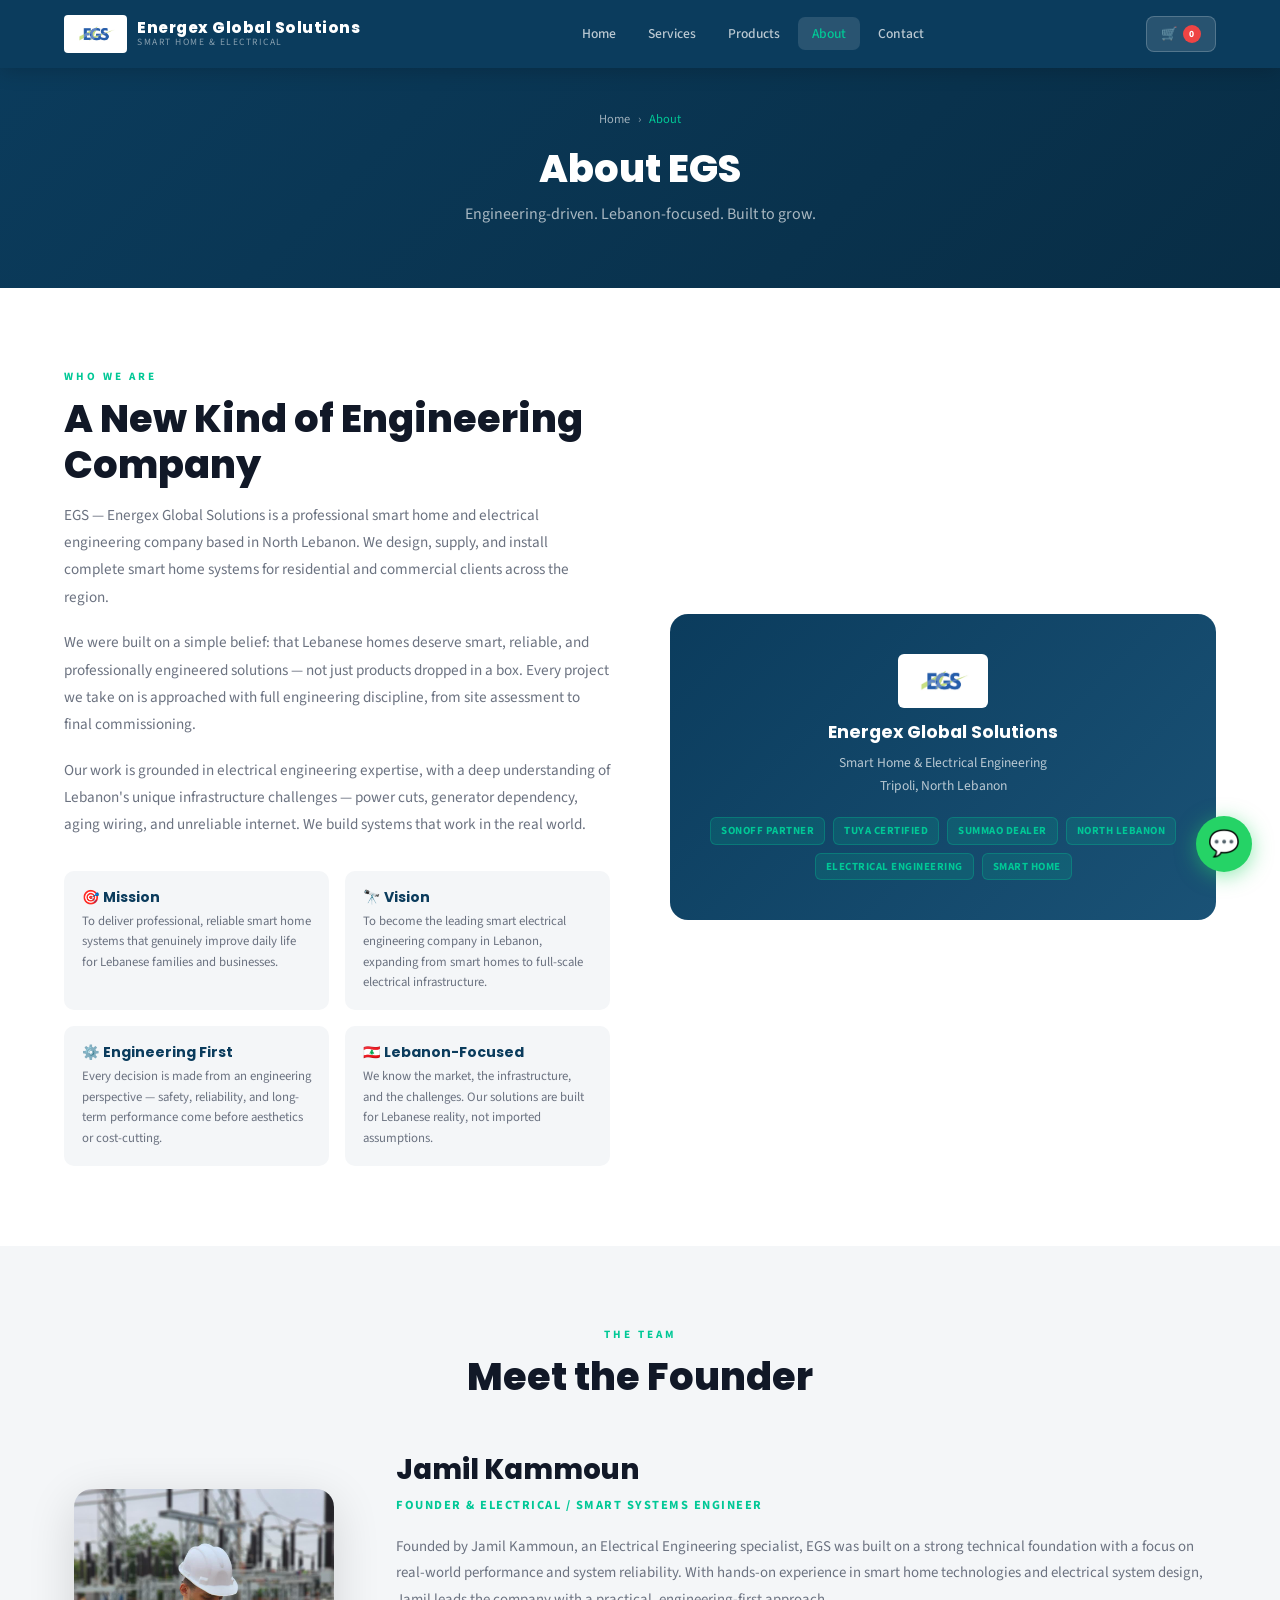
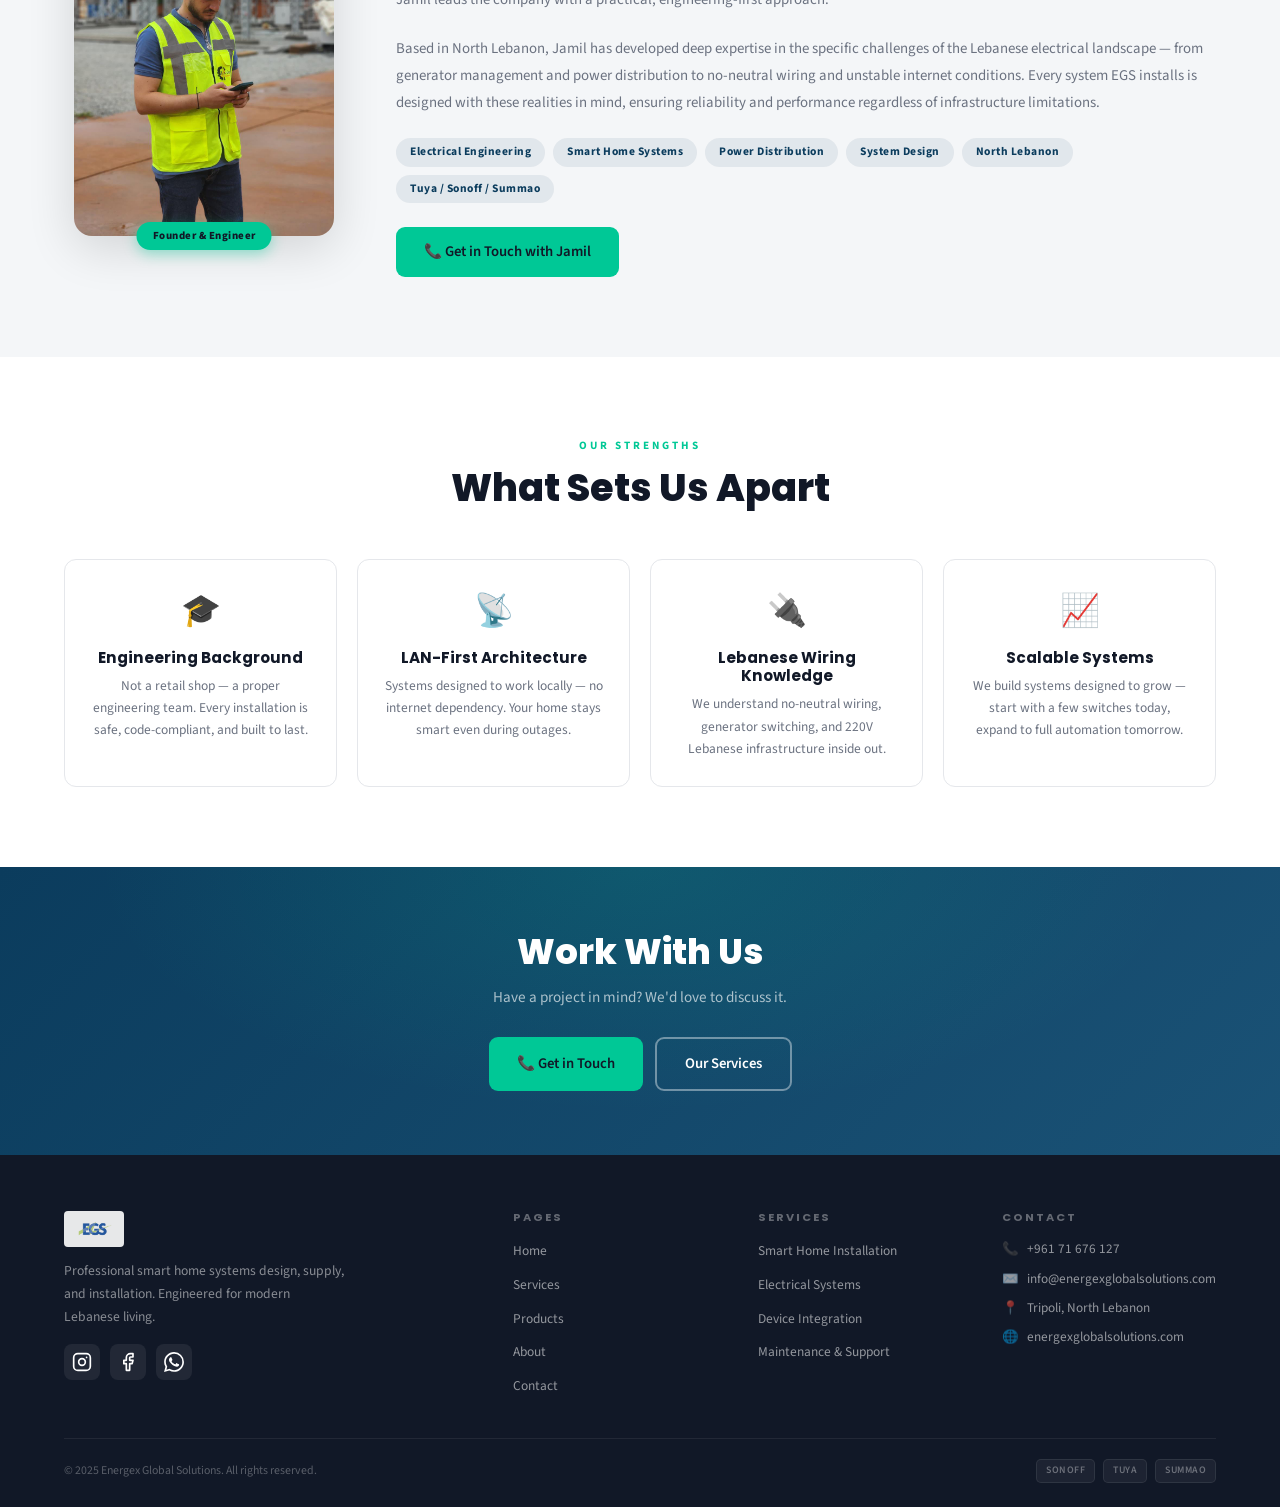
<file: about.html>
<!DOCTYPE html>
<html lang="en" dir="ltr">
<head>
<meta charset="UTF-8"/>
<meta name="viewport" content="width=device-width,initial-scale=1.0"/>
<meta name="description" content="About EGS Energex Global Solutions — Founded by Jamil Kammoun, an Electrical Engineering specialist in North Lebanon."/>
<title>About — EGS Energex Global Solutions</title>
<link rel="stylesheet" href="css/style.css"/>
</head>
<body>

<nav id="navbar"></nav>

<section class="page-hero">
  <div class="container">
    <div class="breadcrumb"><a href="index.html">Home</a> › <span>About</span></div>
    <h1>About EGS</h1>
    <p>Engineering-driven. Lebanon-focused. Built to grow.</p>
  </div>
</section>

<!-- ══ COMPANY OVERVIEW ══ -->
<section class="section">
  <div class="container">
    <div class="about-grid">
      <div>
        <span class="eyebrow">Who We Are</span>
        <h2 class="section-title">A New Kind of Engineering Company</h2>
        <p style="color:var(--gray);font-size:.95rem;line-height:1.8;margin-bottom:18px;">
          EGS — Energex Global Solutions is a professional smart home and electrical engineering company based in North Lebanon. We design, supply, and install complete smart home systems for residential and commercial clients across the region.
        </p>
        <p style="color:var(--gray);font-size:.95rem;line-height:1.8;margin-bottom:18px;">
          We were built on a simple belief: that Lebanese homes deserve smart, reliable, and professionally engineered solutions — not just products dropped in a box. Every project we take on is approached with full engineering discipline, from site assessment to final commissioning.
        </p>
        <p style="color:var(--gray);font-size:.95rem;line-height:1.8;margin-bottom:28px;">
          Our work is grounded in electrical engineering expertise, with a deep understanding of Lebanon's unique infrastructure challenges — power cuts, generator dependency, aging wiring, and unreliable internet. We build systems that work in the real world.
        </p>
        <div class="values-grid">
          <div class="value-item">
            <h4>🎯 Mission</h4>
            <p>To deliver professional, reliable smart home systems that genuinely improve daily life for Lebanese families and businesses.</p>
          </div>
          <div class="value-item">
            <h4>🔭 Vision</h4>
            <p>To become the leading smart electrical engineering company in Lebanon, expanding from smart homes to full-scale electrical infrastructure.</p>
          </div>
          <div class="value-item">
            <h4>⚙️ Engineering First</h4>
            <p>Every decision is made from an engineering perspective — safety, reliability, and long-term performance come before aesthetics or cost-cutting.</p>
          </div>
          <div class="value-item">
            <h4>🇱🇧 Lebanon-Focused</h4>
            <p>We know the market, the infrastructure, and the challenges. Our solutions are built for Lebanese reality, not imported assumptions.</p>
          </div>
        </div>
      </div>
      <div>
        <div class="about-visual">
          <img src="images/EGS-logo.jpg" alt="EGS Logo" style="height:54px;width:auto;object-fit:contain;background:white;border-radius:6px;padding:4px 8px;margin:0 auto 14px;display:block;"/>
          <h3>Energex Global Solutions</h3>
          <p>Smart Home & Electrical Engineering<br/>Tripoli, North Lebanon</p>
          <div class="about-badges">
            <span class="about-badge">Sonoff Partner</span>
            <span class="about-badge">Tuya Certified</span>
            <span class="about-badge">Summao Dealer</span>
            <span class="about-badge">North Lebanon</span>
            <span class="about-badge">Electrical Engineering</span>
            <span class="about-badge">Smart Home</span>
          </div>
        </div>
      </div>
    </div>
  </div>
</section>

<!-- ══ FOUNDER SECTION ══ -->
<section class="section section-light">
  <div class="container">
    <div class="text-center">
      <span class="eyebrow">The Team</span>
      <h2 class="section-title">Meet the Founder</h2>
    </div>
    <div class="founder-grid">
      <div class="founder-img-wrap">
        <!-- When you have a photo, replace this with: <img src="images/jamil.jpg" alt="Jamil Kammoun" class="founder-img"/> -->
       <img src="images/jamil.jpg" alt="Jamil Kammoun" class="founder-img"/>
        <div class="founder-badge">Founder & Engineer</div>
      </div>
      <div class="founder-info">
        <div class="founder-name">Jamil Kammoun</div>
        <div class="founder-title">Founder & Electrical / Smart Systems Engineer</div>
        <p class="founder-bio">
          Founded by Jamil Kammoun, an Electrical Engineering specialist, EGS was built on a strong technical foundation with a focus on real-world performance and system reliability. With hands-on experience in smart home technologies and electrical system design, Jamil leads the company with a practical, engineering-first approach.
        </p>
        <p class="founder-bio">
          Based in North Lebanon, Jamil has developed deep expertise in the specific challenges of the Lebanese electrical landscape — from generator management and power distribution to no-neutral wiring and unstable internet conditions. Every system EGS installs is designed with these realities in mind, ensuring reliability and performance regardless of infrastructure limitations.
        </p>
        <div class="founder-tags">
          <span class="founder-tag">Electrical Engineering</span>
          <span class="founder-tag">Smart Home Systems</span>
          <span class="founder-tag">Power Distribution</span>
          <span class="founder-tag">System Design</span>
          <span class="founder-tag">North Lebanon</span>
          <span class="founder-tag">Tuya / Sonoff / Summao</span>
        </div>
        <a href="contact.html" class="btn btn-primary">📞 Get in Touch with Jamil</a>
      </div>
    </div>
  </div>
</section>

<!-- ══ WHY EGS ══ -->
<section class="section">
  <div class="container">
    <div class="text-center">
      <span class="eyebrow">Our Strengths</span>
      <h2 class="section-title">What Sets Us Apart</h2>
    </div>
    <div class="why-grid">
      <div class="why-card">
        <div class="why-icon">🎓</div>
        <h3>Engineering Background</h3>
        <p>Not a retail shop — a proper engineering team. Every installation is safe, code-compliant, and built to last.</p>
      </div>
      <div class="why-card">
        <div class="why-icon">📡</div>
        <h3>LAN-First Architecture</h3>
        <p>Systems designed to work locally — no internet dependency. Your home stays smart even during outages.</p>
      </div>
      <div class="why-card">
        <div class="why-icon">🔌</div>
        <h3>Lebanese Wiring Knowledge</h3>
        <p>We understand no-neutral wiring, generator switching, and 220V Lebanese infrastructure inside out.</p>
      </div>
      <div class="why-card">
        <div class="why-icon">📈</div>
        <h3>Scalable Systems</h3>
        <p>We build systems designed to grow — start with a few switches today, expand to full automation tomorrow.</p>
      </div>
    </div>
  </div>
</section>

<section class="cta-banner">
  <div class="container">
    <h2>Work With Us</h2>
    <p>Have a project in mind? We'd love to discuss it.</p>
    <div class="btn-group">
      <a href="contact.html" class="btn btn-primary">📞 Get in Touch</a>
      <a href="services.html" class="btn btn-outline">Our Services</a>
    </div>
  </div>
</section>

<footer id="footer"></footer>
<script src="js/nav.js"></script>
</body>
</html>
</file>
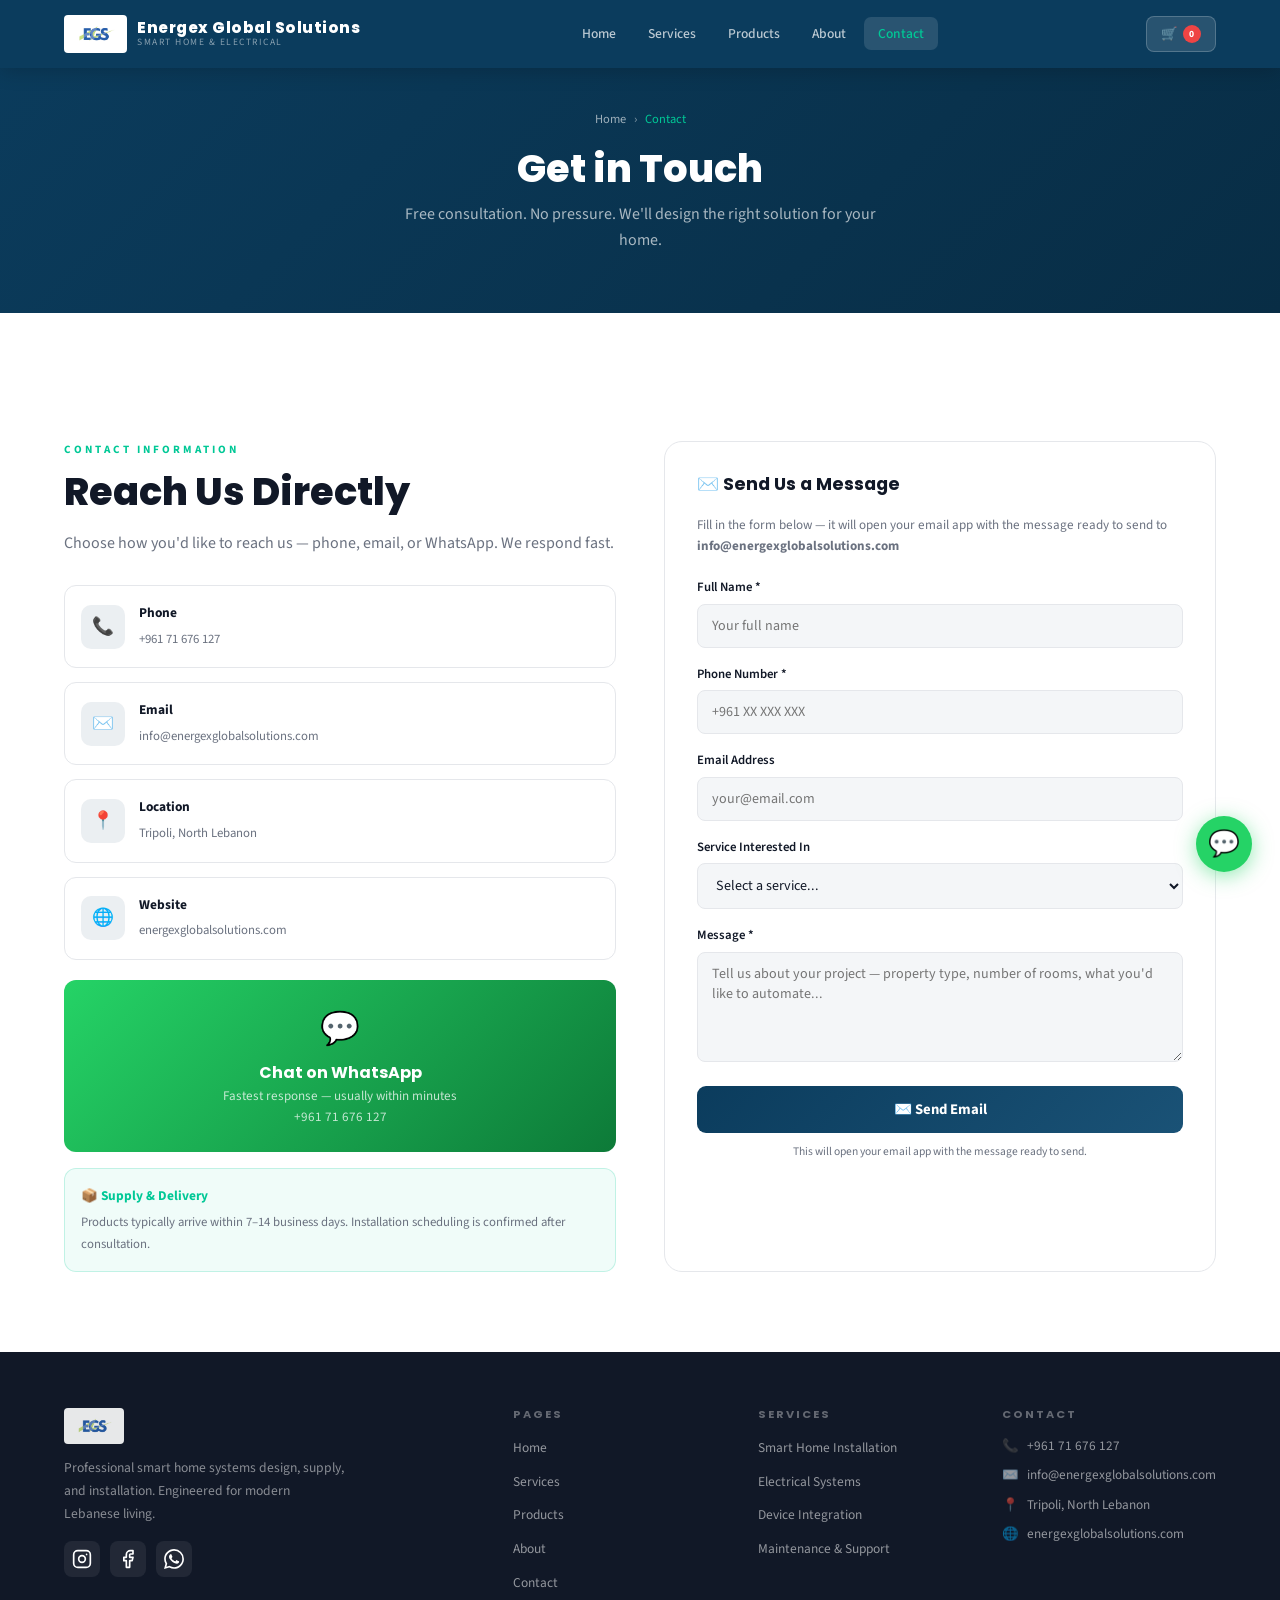
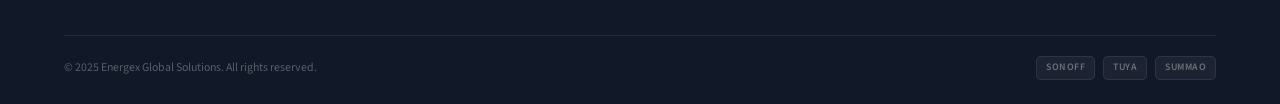
<file: contact.html>
<!DOCTYPE html>
<html lang="en" dir="ltr">
<head>
<meta charset="UTF-8"/>
<meta name="viewport" content="width=device-width,initial-scale=1.0"/>
<meta name="description" content="Contact EGS Energex Global Solutions — Smart home systems in North Lebanon."/>
<title>Contact — EGS Energex Global Solutions</title>
<link rel="stylesheet" href="css/style.css"/>
</head>
<body>

<nav id="navbar"></nav>

<section class="page-hero">
  <div class="container">
    <div class="breadcrumb"><a href="index.html">Home</a> › <span>Contact</span></div>
    <h1>Get in Touch</h1>
    <p>Free consultation. No pressure. We'll design the right solution for your home.</p>
  </div>
</section>

<section class="section">
  <div class="container">
    <div class="contact-grid">

      <!-- ── LEFT: Contact Info ── -->
      <div>
        <span class="eyebrow">Contact Information</span>
        <h2 class="section-title">Reach Us Directly</h2>
        <p class="section-sub" style="margin-bottom:28px;">
          Choose how you'd like to reach us — phone, email, or WhatsApp. We respond fast.
        </p>

        <div class="contact-info">
          <a href="tel:+96171676127" class="contact-card">
            <div class="contact-card-ico">📞</div>
            <div>
              <strong>Phone</strong>
              <span>+961 71 676 127</span>
            </div>
          </a>
          <a href="mailto:info@energexglobalsolutions.com" class="contact-card">
            <div class="contact-card-ico">✉️</div>
            <div>
              <strong>Email</strong>
              <span>info@energexglobalsolutions.com</span>
            </div>
          </a>
          <div class="contact-card">
            <div class="contact-card-ico">📍</div>
            <div>
              <strong>Location</strong>
              <span>Tripoli, North Lebanon</span>
            </div>
          </div>
          <div class="contact-card">
            <div class="contact-card-ico">🌐</div>
            <div>
              <strong>Website</strong>
              <span>energexglobalsolutions.com</span>
            </div>
          </div>
        </div>

        <!-- WhatsApp block stays -->
        <a href="https://wa.me/96171676127" target="_blank" class="contact-wa-block" style="margin-top:20px;">
          <div class="wa-ico">💬</div>
          <h3>Chat on WhatsApp</h3>
          <p>Fastest response — usually within minutes<br/>+961 71 676 127</p>
        </a>

        <div style="background:rgba(0,200,150,.06);border:1px solid rgba(0,200,150,.2);border-radius:var(--radius);padding:16px;margin-top:16px;">
          <strong style="display:block;font-size:.84rem;color:var(--green);margin-bottom:6px;">📦 Supply & Delivery</strong>
          <p style="font-size:.8rem;color:var(--gray);line-height:1.65;">Products typically arrive within 7–14 business days. Installation scheduling is confirmed after consultation.</p>
        </div>
      </div>

      <!-- ── RIGHT: Contact Form (sends via Email) ── -->
      <div class="contact-form">
        <h3>✉️ Send Us a Message</h3>
        <p style="font-size:.82rem;color:var(--gray);margin-bottom:20px;">Fill in the form below — it will open your email app with the message ready to send to <strong>info@energexglobalsolutions.com</strong></p>

        <div class="form-group">
          <label>Full Name *</label>
          <input type="text" id="cf-name" placeholder="Your full name" required/>
        </div>
        <div class="form-group">
          <label>Phone Number *</label>
          <input type="tel" id="cf-phone" placeholder="+961 XX XXX XXX" required/>
        </div>
        <div class="form-group">
          <label>Email Address</label>
          <input type="email" id="cf-email" placeholder="your@email.com"/>
        </div>
        <div class="form-group">
          <label>Service Interested In</label>
          <select id="cf-service">
            <option value="">Select a service...</option>
            <option>Smart Home Installation</option>
            <option>Electrical Systems</option>
            <option>Product Supply Only</option>
            <option>Maintenance & Support</option>
            <option>Other / Not sure yet</option>
          </select>
        </div>
        <div class="form-group">
          <label>Message *</label>
          <textarea id="cf-message" placeholder="Tell us about your project — property type, number of rooms, what you'd like to automate..." required></textarea>
        </div>
        <button class="form-submit" onclick="sendEmail()">✉️ Send Email</button>
        <p style="font-size:.72rem;color:var(--gray);margin-top:10px;text-align:center;">This will open your email app with the message ready to send.</p>
      </div>

    </div>
  </div>
</section>

<footer id="footer"></footer>
<script src="js/nav.js"></script>
<script>
function sendEmail() {
  const name    = document.getElementById('cf-name').value.trim();
  const phone   = document.getElementById('cf-phone').value.trim();
  const email   = document.getElementById('cf-email').value.trim();
  const service = document.getElementById('cf-service').value;
  const message = document.getElementById('cf-message').value.trim();

  if (!name || !phone || !message) {
    alert('Please fill in your name, phone number, and message.');
    return;
  }

  const subject = encodeURIComponent('EGS Inquiry — ' + (service || 'General'));
  const body = encodeURIComponent(
    'Hello EGS,\n\n' +
    'Name: ' + name + '\n' +
    'Phone: ' + phone + '\n' +
    (email ? 'Email: ' + email + '\n' : '') +
    'Service: ' + (service || 'Not specified') + '\n\n' +
    'Message:\n' + message + '\n\n' +
    '---\nSent via energexglobalsolutions.com'
  );

  window.location.href = 'mailto:info@energexglobalsolutions.com?subject=' + subject + '&body=' + body;
}
</script>
</body>
</html>
</file>
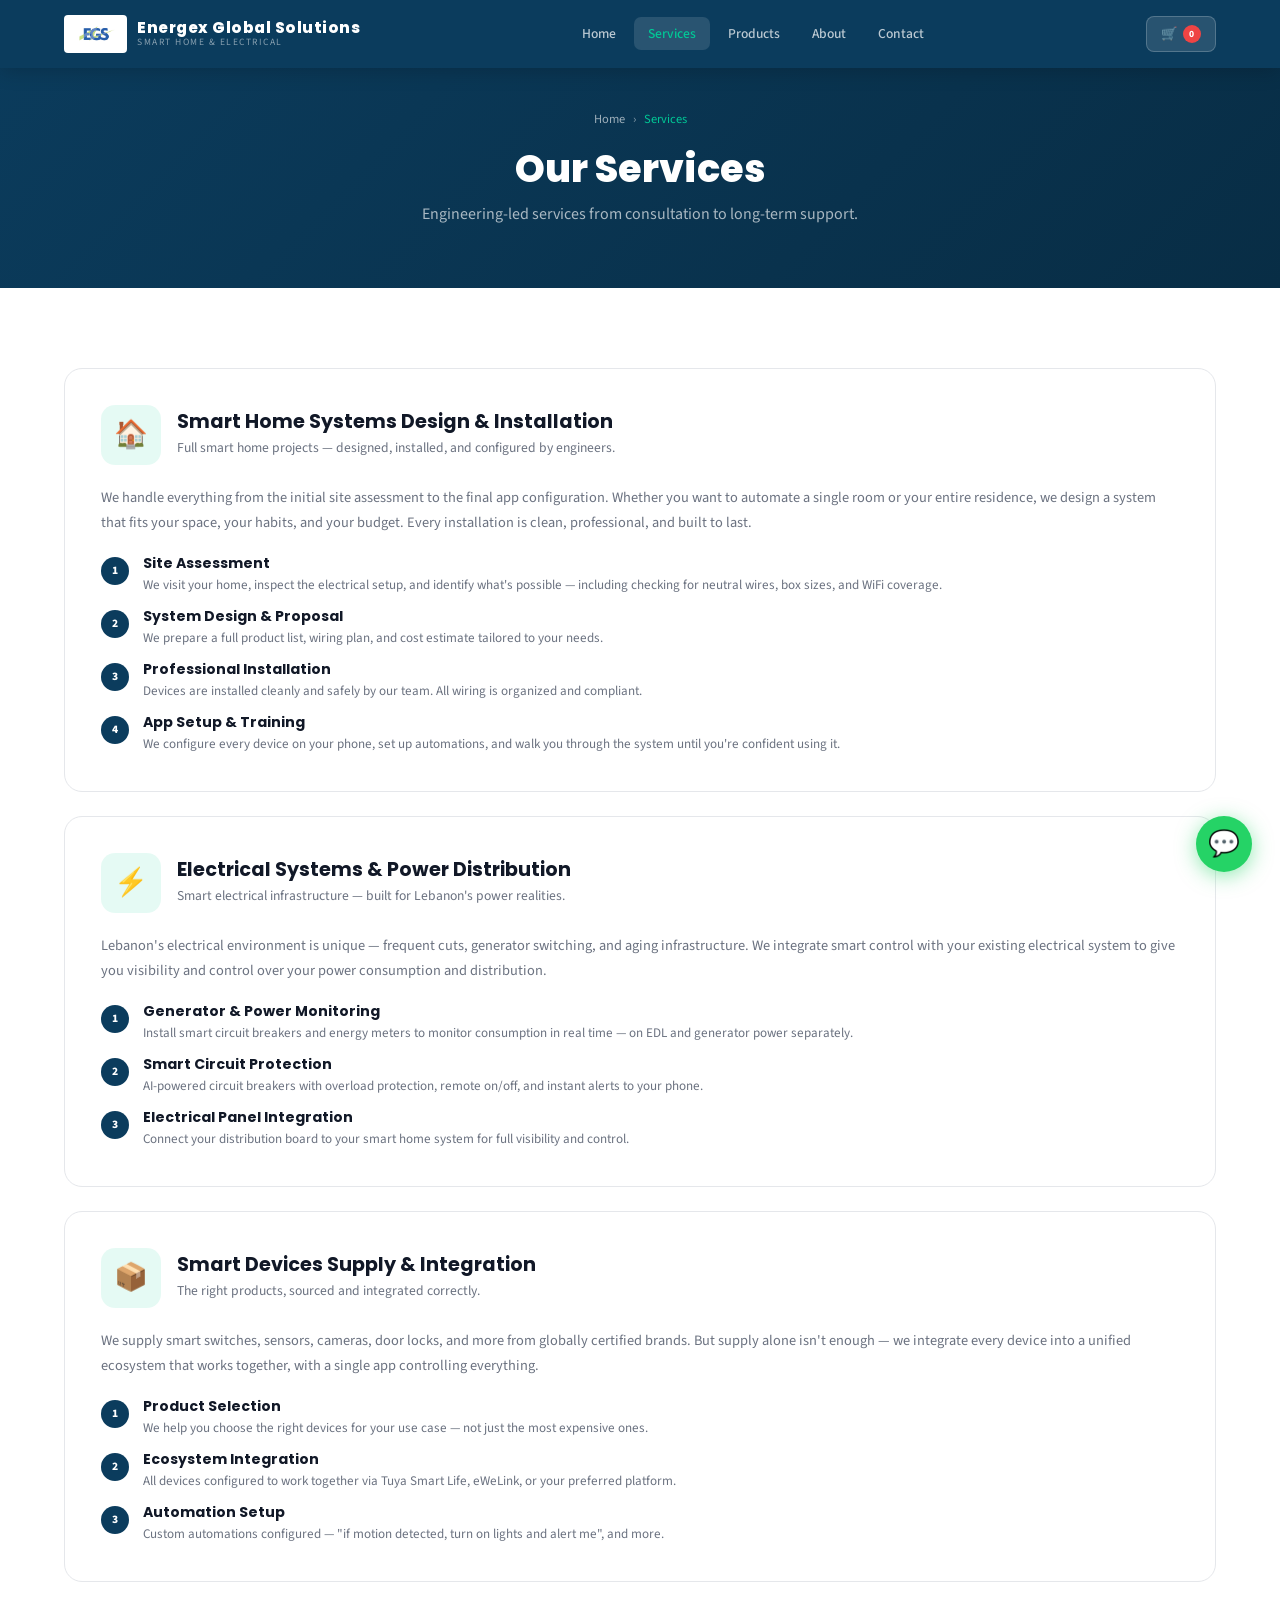
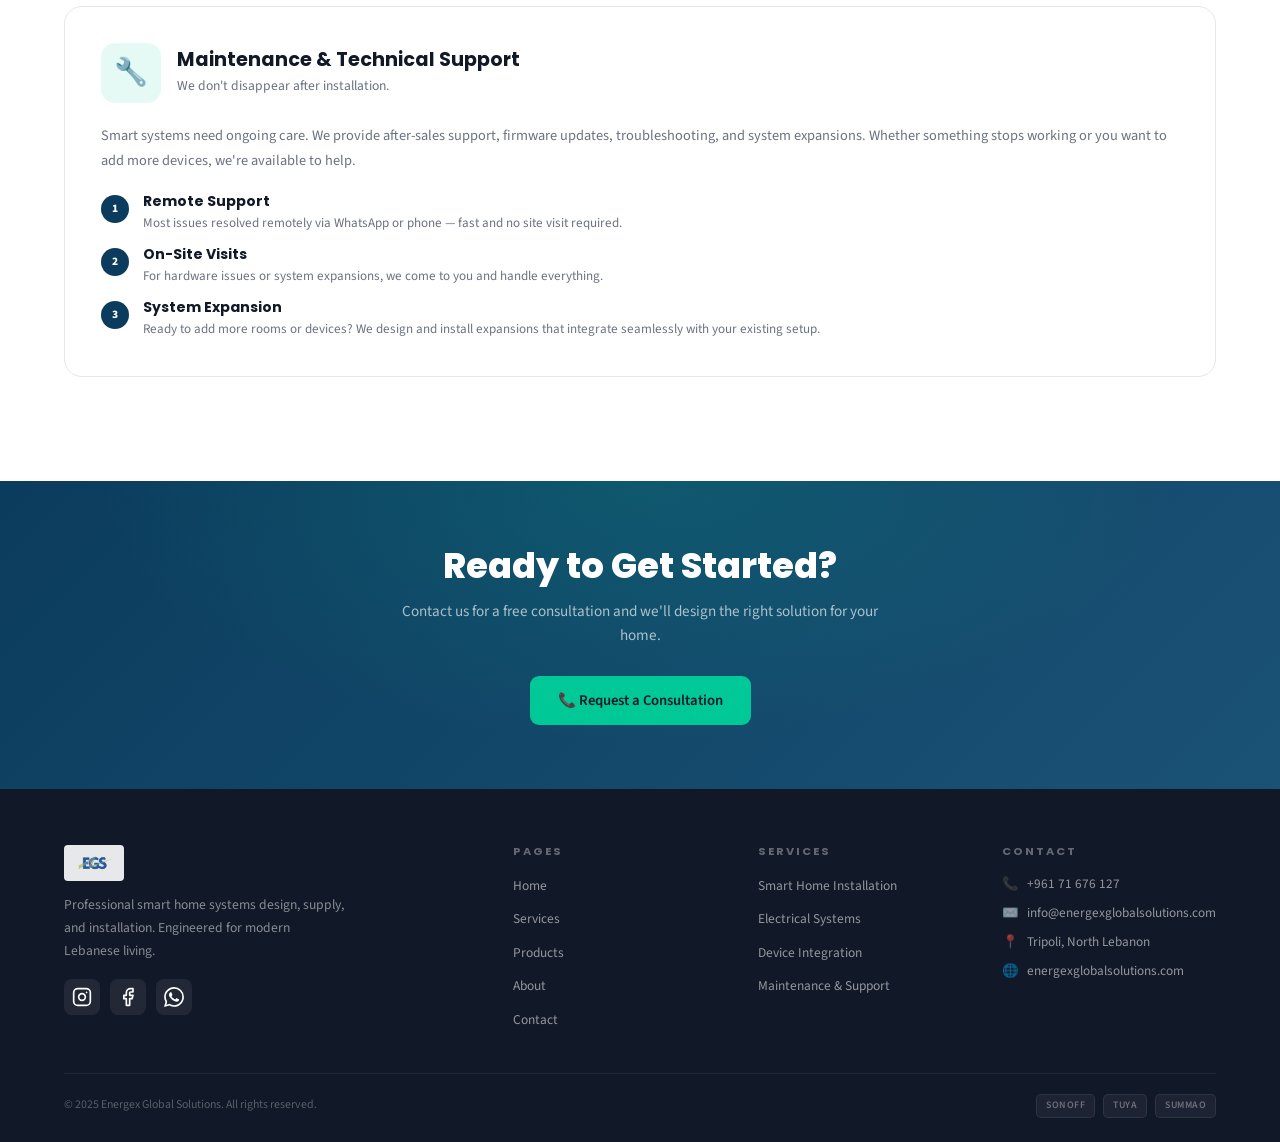
<file: services.html>
<!DOCTYPE html>
<html lang="en" dir="ltr">
<head>
<meta charset="UTF-8"/>
<meta name="viewport" content="width=device-width,initial-scale=1.0"/>
<meta name="description" content="EGS Services — Smart home installation, electrical systems, device integration and maintenance in North Lebanon."/>
<title>Services — EGS Energex Global Solutions</title>
<link rel="stylesheet" href="css/style.css"/>
</head>
<body>

<nav id="navbar"></nav>

<section class="page-hero">
  <div class="container">
    <div class="breadcrumb">
      <a href="index.html">Home</a> › <span>Services</span>
    </div>
    <h1>Our Services</h1>
    <p>Engineering-led services from consultation to long-term support.</p>
  </div>
</section>

<section class="section">
  <div class="container">

    <!-- Service 1 -->
    <div class="service-full-card">
      <div class="service-full-header">
        <div class="service-full-icon">🏠</div>
        <div>
          <h2>Smart Home Systems Design & Installation</h2>
          <p>Full smart home projects — designed, installed, and configured by engineers.</p>
        </div>
      </div>
      <p style="color:var(--gray);font-size:.9rem;line-height:1.75;margin-bottom:20px;">
        We handle everything from the initial site assessment to the final app configuration. Whether you want to automate a single room or your entire residence, we design a system that fits your space, your habits, and your budget. Every installation is clean, professional, and built to last.
      </p>
      <div class="service-steps">
        <div class="service-step">
          <div class="step-num">1</div>
          <div class="step-content">
            <h4>Site Assessment</h4>
            <p>We visit your home, inspect the electrical setup, and identify what's possible — including checking for neutral wires, box sizes, and WiFi coverage.</p>
          </div>
        </div>
        <div class="service-step">
          <div class="step-num">2</div>
          <div class="step-content">
            <h4>System Design & Proposal</h4>
            <p>We prepare a full product list, wiring plan, and cost estimate tailored to your needs.</p>
          </div>
        </div>
        <div class="service-step">
          <div class="step-num">3</div>
          <div class="step-content">
            <h4>Professional Installation</h4>
            <p>Devices are installed cleanly and safely by our team. All wiring is organized and compliant.</p>
          </div>
        </div>
        <div class="service-step">
          <div class="step-num">4</div>
          <div class="step-content">
            <h4>App Setup & Training</h4>
            <p>We configure every device on your phone, set up automations, and walk you through the system until you're confident using it.</p>
          </div>
        </div>
      </div>
    </div>

    <!-- Service 2 -->
    <div class="service-full-card">
      <div class="service-full-header">
        <div class="service-full-icon">⚡</div>
        <div>
          <h2>Electrical Systems & Power Distribution</h2>
          <p>Smart electrical infrastructure — built for Lebanon's power realities.</p>
        </div>
      </div>
      <p style="color:var(--gray);font-size:.9rem;line-height:1.75;margin-bottom:20px;">
        Lebanon's electrical environment is unique — frequent cuts, generator switching, and aging infrastructure. We integrate smart control with your existing electrical system to give you visibility and control over your power consumption and distribution.
      </p>
      <div class="service-steps">
        <div class="service-step">
          <div class="step-num">1</div>
          <div class="step-content">
            <h4>Generator & Power Monitoring</h4>
            <p>Install smart circuit breakers and energy meters to monitor consumption in real time — on EDL and generator power separately.</p>
          </div>
        </div>
        <div class="service-step">
          <div class="step-num">2</div>
          <div class="step-content">
            <h4>Smart Circuit Protection</h4>
            <p>AI-powered circuit breakers with overload protection, remote on/off, and instant alerts to your phone.</p>
          </div>
        </div>
        <div class="service-step">
          <div class="step-num">3</div>
          <div class="step-content">
            <h4>Electrical Panel Integration</h4>
            <p>Connect your distribution board to your smart home system for full visibility and control.</p>
          </div>
        </div>
      </div>
    </div>

    <!-- Service 3 -->
    <div class="service-full-card">
      <div class="service-full-header">
        <div class="service-full-icon">📦</div>
        <div>
          <h2>Smart Devices Supply & Integration</h2>
          <p>The right products, sourced and integrated correctly.</p>
        </div>
      </div>
      <p style="color:var(--gray);font-size:.9rem;line-height:1.75;margin-bottom:20px;">
        We supply smart switches, sensors, cameras, door locks, and more from globally certified brands. But supply alone isn't enough — we integrate every device into a unified ecosystem that works together, with a single app controlling everything.
      </p>
      <div class="service-steps">
        <div class="service-step">
          <div class="step-num">1</div>
          <div class="step-content">
            <h4>Product Selection</h4>
            <p>We help you choose the right devices for your use case — not just the most expensive ones.</p>
          </div>
        </div>
        <div class="service-step">
          <div class="step-num">2</div>
          <div class="step-content">
            <h4>Ecosystem Integration</h4>
            <p>All devices configured to work together via Tuya Smart Life, eWeLink, or your preferred platform.</p>
          </div>
        </div>
        <div class="service-step">
          <div class="step-num">3</div>
          <div class="step-content">
            <h4>Automation Setup</h4>
            <p>Custom automations configured — "if motion detected, turn on lights and alert me", and more.</p>
          </div>
        </div>
      </div>
    </div>

    <!-- Service 4 -->
    <div class="service-full-card">
      <div class="service-full-header">
        <div class="service-full-icon">🔧</div>
        <div>
          <h2>Maintenance & Technical Support</h2>
          <p>We don't disappear after installation.</p>
        </div>
      </div>
      <p style="color:var(--gray);font-size:.9rem;line-height:1.75;margin-bottom:20px;">
        Smart systems need ongoing care. We provide after-sales support, firmware updates, troubleshooting, and system expansions. Whether something stops working or you want to add more devices, we're available to help.
      </p>
      <div class="service-steps">
        <div class="service-step">
          <div class="step-num">1</div>
          <div class="step-content">
            <h4>Remote Support</h4>
            <p>Most issues resolved remotely via WhatsApp or phone — fast and no site visit required.</p>
          </div>
        </div>
        <div class="service-step">
          <div class="step-num">2</div>
          <div class="step-content">
            <h4>On-Site Visits</h4>
            <p>For hardware issues or system expansions, we come to you and handle everything.</p>
          </div>
        </div>
        <div class="service-step">
          <div class="step-num">3</div>
          <div class="step-content">
            <h4>System Expansion</h4>
            <p>Ready to add more rooms or devices? We design and install expansions that integrate seamlessly with your existing setup.</p>
          </div>
        </div>
      </div>
    </div>

  </div>
</section>

<!-- CTA -->
<section class="cta-banner">
  <div class="container">
    <h2>Ready to Get Started?</h2>
    <p>Contact us for a free consultation and we'll design the right solution for your home.</p>
    <div class="btn-group">
      <a href="contact.html" class="btn btn-primary">📞 Request a Consultation</a>
    </div>
  </div>
</section>

<footer id="footer"></footer>
<script src="js/nav.js"></script>
<script>
function toggleFaq(el){var item=el.parentElement;var isOpen=item.classList.contains("open");document.querySelectorAll(".faq-item.open").forEach(function(i){i.classList.remove("open")});if(!isOpen)item.classList.add("open");}
</script>
</body>
</html>
</file>
<file: css/style.css>
/* ============================================================
   EGS — Energex Global Solutions
   Design System
   ============================================================ */

@import url('https://fonts.googleapis.com/css2?family=Poppins:wght@300;400;500;600;700;800&family=Source+Sans+3:wght@300;400;500;600;700&family=Noto+Naskh+Arabic:wght@400;500;600;700&display=swap');

/* ── VARIABLES ── */
:root {
  --blue:       #0B3C5D;
  --blue-dark:  #082d45;
  --blue-light: #1a5276;
  --green:      #00C896;
  --green-dark: #00a87e;
  --white:      #ffffff;
  --light:      #F4F6F8;
  --gray:       #6B7280;
  --dark:       #111827;
  --border:     #E5E7EB;
  --shadow:     0 4px 24px rgba(0,0,0,.08);
  --shadow-lg:  0 12px 48px rgba(0,0,0,.14);
  --radius:     12px;
  --radius-lg:  18px;
}

/* ── RESET ── */
*, *::before, *::after { margin:0; padding:0; box-sizing:border-box; }
html { scroll-behavior:smooth; }
body {
  font-family: 'Source Sans 3', sans-serif;
  background: var(--white);
  color: var(--dark);
  overflow-x: hidden;
  line-height: 1.6;
}
body.ar {
  direction: rtl;
  font-family: 'Noto Naskh Arabic', sans-serif;
}
img { max-width:100%; display:block; }
a { text-decoration:none; color:inherit; }
ul { list-style:none; }
button { cursor:pointer; font-family:inherit; }

/* ── TYPOGRAPHY ── */
h1,h2,h3,h4,h5 { font-family:'Poppins',sans-serif; line-height:1.2; font-weight:700; }
body.ar h1, body.ar h2, body.ar h3, body.ar h4 { font-family:'Noto Naskh Arabic',sans-serif; line-height:1.4; }

/* ── UTILITIES ── */
.container { max-width:1200px; margin:0 auto; padding:0 24px; }
.section { padding:80px 0; }
.section-sm { padding:48px 0; }
.section-dark { background:var(--dark); color:var(--white); }
.section-blue { background:var(--blue); color:var(--white); }
.section-light { background:var(--light); }
.text-center { text-align:center; }
.text-green { color:var(--green); }
.text-blue { color:var(--blue); }
.text-gray { color:var(--gray); }

.eyebrow {
  font-size:.7rem;
  font-weight:700;
  letter-spacing:3px;
  text-transform:uppercase;
  color:var(--green);
  margin-bottom:10px;
  display:block;
}
.section-title {
  font-size:clamp(1.8rem,3vw,2.6rem);
  font-weight:800;
  margin-bottom:14px;
  color:var(--dark);
}
.section-dark .section-title,
.section-blue .section-title { color:var(--white); }
.section-sub {
  color:var(--gray);
  font-size:1rem;
  max-width:560px;
  line-height:1.75;
}
.section-dark .section-sub,
.section-blue .section-sub { color:rgba(255,255,255,.65); }

/* ── BUTTONS ── */
.btn {
  display:inline-flex;
  align-items:center;
  gap:8px;
  padding:13px 28px;
  border-radius:9px;
  font-weight:600;
  font-size:.92rem;
  border:none;
  transition:all .25s;
  white-space:nowrap;
}
.btn-primary {
  background:var(--green);
  color:var(--dark);
}
.btn-primary:hover { background:var(--green-dark); transform:translateY(-2px); box-shadow:0 8px 28px rgba(0,200,150,.35); }
.btn-outline {
  background:transparent;
  color:var(--white);
  border:2px solid rgba(255,255,255,.4);
}
.btn-outline:hover { background:rgba(255,255,255,.1); border-color:var(--white); }
.btn-blue {
  background:var(--blue);
  color:var(--white);
}
.btn-blue:hover { background:var(--blue-dark); transform:translateY(-2px); }
.btn-ghost {
  background:transparent;
  color:var(--blue);
  border:2px solid var(--blue);
}
.btn-ghost:hover { background:var(--blue); color:var(--white); }

/* ── NAVBAR ── */
#navbar {
  position:fixed;
  top:0; left:0; right:0;
  z-index:1000;
  background:var(--blue);
  box-shadow:0 2px 20px rgba(0,0,0,.2);
  height:68px;
  display:flex;
  align-items:center;
}
.nav-inner {
  display:flex;
  align-items:center;
  justify-content:space-between;
  width:100%;
  max-width:1200px;
  margin:0 auto;
  padding:0 24px;
}
.nav-logo {
  display:flex;
  align-items:center;
  gap:10px;
  text-decoration:none;
}
.nav-logo-svg {
  height:38px;
  width:auto;
}
.nav-logo-text {
  display:flex;
  flex-direction:column;
  line-height:1.1;
}
.nav-logo-text strong {
  font-family:'Poppins',sans-serif;
  font-weight:800;
  font-size:.95rem;
  color:var(--white);
  letter-spacing:.5px;
}
.nav-logo-text span {
  font-size:.6rem;
  color:rgba(255,255,255,.5);
  letter-spacing:1.5px;
  text-transform:uppercase;
}
.nav-links {
  display:flex;
  align-items:center;
  gap:4px;
}
.nav-links a {
  color:rgba(255,255,255,.72);
  font-size:.85rem;
  font-weight:500;
  padding:7px 14px;
  border-radius:7px;
  transition:all .2s;
  white-space:nowrap;
}
.nav-links a:hover,
.nav-links a.active {
  color:var(--white);
  background:rgba(255,255,255,.12);
}
.nav-links a.active { color:var(--green); }
.nav-right { display:flex; align-items:center; gap:10px; }
.nav-cta {
  background:var(--green);
  color:var(--dark) !important;
  font-weight:700 !important;
  padding:8px 18px !important;
  border-radius:8px !important;
}
.nav-cta:hover { background:var(--green-dark) !important; }
.lang-btn {
  background:rgba(255,255,255,.1);
  border:1px solid rgba(255,255,255,.2);
  color:var(--white);
  padding:6px 12px;
  border-radius:7px;
  font-size:.78rem;
  font-weight:600;
  transition:all .2s;
}
.lang-btn:hover { background:rgba(255,255,255,.2); }
.hamburger {
  display:none;
  flex-direction:column;
  gap:5px;
  background:none;
  border:none;
  padding:4px;
}
.hamburger span {
  display:block;
  width:24px;
  height:2px;
  background:var(--white);
  border-radius:2px;
  transition:all .3s;
}
.mobile-menu {
  display:none;
  position:fixed;
  top:68px; left:0; right:0;
  background:var(--blue-dark);
  z-index:999;
  padding:16px 24px;
  flex-direction:column;
  gap:4px;
  border-top:1px solid rgba(255,255,255,.1);
}
.mobile-menu.open { display:flex; }
.mobile-menu a {
  color:rgba(255,255,255,.8);
  font-size:.9rem;
  font-weight:500;
  padding:10px 14px;
  border-radius:8px;
  transition:background .2s;
}
.mobile-menu a:hover,
.mobile-menu a.active {
  background:rgba(255,255,255,.1);
  color:var(--green);
}
@media(max-width:900px) {
  .nav-links { display:none; }
  .hamburger { display:flex; }
  .nav-cta { display:none; }
}

/* ── FOOTER ── */
#footer {
  background:var(--dark);
  color:var(--white);
  padding:56px 0 24px;
}
.footer-grid {
  display:grid;
  grid-template-columns:2fr 1fr 1fr 1fr;
  gap:40px;
  margin-bottom:40px;
}
@media(max-width:860px) { .footer-grid { grid-template-columns:1fr 1fr; } }
@media(max-width:500px) { .footer-grid { grid-template-columns:1fr; } }
.footer-brand p {
  font-size:.85rem;
  color:rgba(255,255,255,.5);
  line-height:1.7;
  margin:12px 0 16px;
  max-width:280px;
}
.footer-logo-svg { height:36px; width:auto; margin-bottom:4px; }
.footer-social { display:flex; gap:10px; }
.social-link {
  width:36px; height:36px;
  background:rgba(255,255,255,.07);
  border-radius:8px;
  display:flex; align-items:center; justify-content:center;
  font-size:.9rem;
  transition:background .2s;
  text-decoration:none;
}
.social-link:hover { background:var(--green); }
.footer-col h4 {
  font-family:'Poppins',sans-serif;
  font-size:.7rem;
  font-weight:700;
  letter-spacing:2px;
  text-transform:uppercase;
  color:rgba(255,255,255,.35);
  margin-bottom:14px;
}
.footer-col ul { display:flex; flex-direction:column; gap:8px; }
.footer-col ul a {
  font-size:.84rem;
  color:rgba(255,255,255,.55);
  transition:color .2s;
}
.footer-col ul a:hover { color:var(--green); }
.footer-contact-item {
  display:flex;
  align-items:center;
  gap:8px;
  font-size:.83rem;
  color:rgba(255,255,255,.55);
  margin-bottom:8px;
}
.footer-divider {
  border:none;
  border-top:1px solid rgba(255,255,255,.07);
  margin-bottom:20px;
}
.footer-bottom {
  display:flex;
  align-items:center;
  justify-content:space-between;
  flex-wrap:wrap;
  gap:10px;
}
.footer-copy { font-size:.74rem; color:rgba(255,255,255,.3); }
.footer-badges { display:flex; gap:8px; }
.footer-badge {
  background:rgba(255,255,255,.05);
  border:1px solid rgba(255,255,255,.08);
  color:rgba(255,255,255,.35);
  font-size:.62rem;
  font-weight:600;
  padding:3px 9px;
  border-radius:5px;
  letter-spacing:.5px;
}

/* ── WHATSAPP FLOAT ── */
.wa-float {
  position:fixed;
  bottom:28px;
  right:28px;
  z-index:900;
  width:56px; height:56px;
  background:#25D366;
  border-radius:50%;
  display:flex; align-items:center; justify-content:center;
  box-shadow:0 4px 20px rgba(37,211,102,.5);
  transition:all .3s;
  font-size:1.6rem;
  text-decoration:none;
}
.wa-float:hover { transform:scale(1.1); box-shadow:0 8px 32px rgba(37,211,102,.6); }
body.ar .wa-float { right:auto; left:28px; }

/* ── HERO ── */
.hero {
  background:linear-gradient(135deg, var(--blue) 0%, var(--blue-dark) 100%);
  padding:140px 0 90px;
  position:relative;
  overflow:hidden;
}
.hero::before {
  content:'';
  position:absolute;
  inset:0;
  background:
    radial-gradient(ellipse at 80% 20%, rgba(0,200,150,.12) 0%, transparent 55%),
    radial-gradient(ellipse at 20% 80%, rgba(255,255,255,.04) 0%, transparent 45%);
}
.hero-grid {
  display:grid;
  grid-template-columns:1fr 1fr;
  gap:60px;
  align-items:center;
  position:relative;
  z-index:1;
}
@media(max-width:860px) { .hero-grid { grid-template-columns:1fr; } .hero-right { display:none; } }
.hero-pill {
  display:inline-flex;
  align-items:center;
  gap:7px;
  background:rgba(0,200,150,.12);
  border:1px solid rgba(0,200,150,.3);
  padding:5px 14px;
  border-radius:20px;
  font-size:.72rem;
  font-weight:600;
  color:var(--green);
  margin-bottom:20px;
}
.hero-dot { width:6px; height:6px; border-radius:50%; background:var(--green); animation:pulse 2s infinite; }
@keyframes pulse { 0%,100%{opacity:1}50%{opacity:.4} }
.hero h1 {
  font-size:clamp(2.4rem,4.5vw,3.6rem);
  font-weight:800;
  color:var(--white);
  line-height:1.1;
  margin-bottom:8px;
}
.hero h1 span { color:var(--green); }
.hero-sub {
  font-size:1.15rem;
  color:rgba(255,255,255,.65);
  margin-bottom:14px;
  font-weight:300;
}
.hero-desc {
  font-size:.95rem;
  color:rgba(255,255,255,.55);
  line-height:1.75;
  margin-bottom:32px;
  max-width:480px;
}
.hero-btns { display:flex; gap:12px; flex-wrap:wrap; margin-bottom:44px; }
.hero-stats { display:flex; gap:28px; flex-wrap:wrap; }
.hero-stat { text-align:center; }
.hero-stat-val { font-family:'Poppins',sans-serif; font-size:1.6rem; font-weight:800; color:var(--green); }
.hero-stat-lbl { font-size:.68rem; color:rgba(255,255,255,.45); margin-top:2px; letter-spacing:.5px; text-transform:uppercase; }

/* Hero right visual */
.hero-visual {
  background:rgba(255,255,255,.05);
  border:1px solid rgba(255,255,255,.1);
  border-radius:var(--radius-lg);
  padding:28px;
}
.hero-visual-title {
  font-family:'Poppins',sans-serif;
  font-size:.78rem;
  font-weight:600;
  color:rgba(255,255,255,.5);
  letter-spacing:1px;
  text-transform:uppercase;
  margin-bottom:16px;
}
.hero-device-list { display:flex; flex-direction:column; gap:10px; }
.hero-device {
  display:flex;
  align-items:center;
  gap:12px;
  background:rgba(255,255,255,.06);
  border-radius:10px;
  padding:12px 16px;
  border:1px solid rgba(255,255,255,.07);
}
.hero-device-ico { font-size:1.2rem; width:30px; text-align:center; }
.hero-device-info { flex:1; }
.hero-device-name { font-size:.82rem; font-weight:600; color:var(--white); }
.hero-device-status { font-size:.68rem; color:var(--green); }
.hero-device-toggle {
  width:32px; height:18px;
  background:var(--green);
  border-radius:9px;
  position:relative;
  flex-shrink:0;
}
.hero-device-toggle::after {
  content:'';
  position:absolute;
  right:3px; top:3px;
  width:12px; height:12px;
  background:white;
  border-radius:50%;
}

/* ── SERVICES CARDS ── */
.services-grid {
  display:grid;
  grid-template-columns:repeat(auto-fit,minmax(250px,1fr));
  gap:20px;
  margin-top:48px;
}
.service-card {
  background:var(--white);
  border:1px solid var(--border);
  border-radius:var(--radius);
  padding:28px;
  transition:all .3s;
  position:relative;
  overflow:hidden;
}
.service-card::before {
  content:'';
  position:absolute;
  top:0; left:0; right:0;
  height:3px;
  background:var(--green);
  transform:scaleX(0);
  transform-origin:left;
  transition:transform .3s;
}
.service-card:hover { transform:translateY(-5px); box-shadow:var(--shadow-lg); border-color:var(--green); }
.service-card:hover::before { transform:scaleX(1); }
.service-icon {
  width:52px; height:52px;
  background:rgba(0,200,150,.1);
  border-radius:12px;
  display:flex; align-items:center; justify-content:center;
  font-size:1.5rem;
  margin-bottom:16px;
}
.service-card h3 {
  font-size:1rem;
  font-weight:700;
  margin-bottom:8px;
  color:var(--dark);
}
.service-card p {
  font-size:.85rem;
  color:var(--gray);
  line-height:1.65;
  margin-bottom:16px;
}
.service-link {
  font-size:.82rem;
  font-weight:700;
  color:var(--green);
  display:flex; align-items:center; gap:5px;
}
.service-link:hover { gap:8px; }

/* ── HOW IT WORKS ── */
.how-steps {
  display:grid;
  grid-template-columns:repeat(3,1fr);
  gap:24px;
  margin-top:48px;
  position:relative;
}
.how-steps::before {
  content:'';
  position:absolute;
  top:28px; left:16.5%; right:16.5%;
  height:2px;
  background:linear-gradient(90deg, var(--green), var(--blue));
}
@media(max-width:700px) { .how-steps { grid-template-columns:1fr; } .how-steps::before { display:none; } }
.how-step {
  text-align:center;
  padding:24px;
  position:relative;
  z-index:1;
}
.how-num {
  width:56px; height:56px;
  border-radius:50%;
  background:var(--blue);
  color:var(--white);
  font-family:'Poppins',sans-serif;
  font-weight:800;
  font-size:1.1rem;
  display:flex; align-items:center; justify-content:center;
  margin:0 auto 16px;
  border:3px solid var(--green);
}
.how-step h3 { font-size:.95rem; font-weight:700; margin-bottom:8px; }
.how-step p { font-size:.84rem; color:var(--gray); line-height:1.6; }

/* ── PRODUCT CARDS ── */
.products-grid {
  display:grid;
  grid-template-columns:repeat(auto-fill,minmax(210px,1fr));
  gap:18px;
}
.prod-card {
  background:var(--white);
  border:1px solid var(--border);
  border-radius:var(--radius);
  overflow:hidden;
  transition:all .3s;
  display:flex;
  flex-direction:column;
}
.prod-card:hover { transform:translateY(-4px); box-shadow:var(--shadow-lg); border-color:var(--green); }
.prod-img {
  background:var(--light);
  height:160px;
  display:flex; align-items:center; justify-content:center;
  overflow:hidden;
  cursor:pointer;
}
.prod-img img {
  width:130px; height:130px;
  object-fit:contain;
  transition:transform .3s;
}
.prod-card:hover .prod-img img { transform:scale(1.06); }
.prod-tag {
  position:absolute;
  top:8px; right:8px;
  color:white;
  font-size:.58rem;
  font-weight:800;
  padding:3px 8px;
  border-radius:5px;
}
.prod-img-wrap { position:relative; }
.tag-blue { background:var(--blue); }
.tag-green { background:var(--green); color:var(--dark); }
.tag-gold { background:#F59E0B; }
.tag-red { background:#EF4444; }
.prod-body { padding:14px; flex:1; display:flex; flex-direction:column; }
.prod-name {
  font-weight:700;
  font-size:.88rem;
  color:var(--dark);
  line-height:1.3;
  margin-bottom:3px;
  cursor:pointer;
}
.prod-name:hover { color:var(--blue); }
.prod-model { font-size:.68rem; color:var(--gray); margin-bottom:8px; }
.prod-price {
  font-family:'Poppins',sans-serif;
  font-weight:800;
  color:var(--blue);
  font-size:1rem;
  margin-bottom:10px;
}
.prod-btns { display:flex; gap:7px; margin-top:auto; }
.prod-btn-cart {
  flex:1;
  background:var(--blue);
  color:white;
  padding:8px;
  border-radius:7px;
  font-size:.76rem;
  font-weight:700;
  border:none;
  transition:background .2s;
}
.prod-btn-cart:hover { background:var(--blue-dark); }
.prod-btn-detail {
  background:transparent;
  color:var(--gray);
  border:1px solid var(--border);
  padding:8px 10px;
  border-radius:7px;
  font-size:.72rem;
  transition:all .2s;
}
.prod-btn-detail:hover { border-color:var(--blue); color:var(--blue); }

/* ── FILTER TABS ── */
.filter-bar { display:flex; gap:8px; flex-wrap:wrap; margin-bottom:28px; }
.filter-btn {
  background:var(--white);
  border:1.5px solid var(--border);
  color:var(--gray);
  padding:7px 18px;
  border-radius:20px;
  font-size:.78rem;
  font-weight:600;
  transition:all .2s;
}
.filter-btn:hover,
.filter-btn.active {
  background:var(--blue);
  color:white;
  border-color:var(--blue);
}

/* ── MODAL ── */
.modal-overlay {
  display:none;
  position:fixed;
  inset:0;
  background:rgba(0,0,0,.55);
  z-index:2000;
  align-items:center;
  justify-content:center;
  padding:16px;
}
.modal-overlay.open { display:flex; }
.modal-box {
  background:white;
  border-radius:var(--radius-lg);
  max-width:660px; width:100%;
  max-height:90vh;
  overflow-y:auto;
  box-shadow:0 24px 80px rgba(0,0,0,.3);
}
.modal-grid { display:grid; grid-template-columns:1fr 1fr; }
@media(max-width:560px) { .modal-grid { grid-template-columns:1fr; } }
.modal-img-side {
  background:var(--light);
  display:flex; align-items:center; justify-content:center;
  padding:32px;
  border-radius:var(--radius-lg) 0 0 var(--radius-lg);
  min-height:220px;
}
@media(max-width:560px) { .modal-img-side { border-radius:var(--radius-lg) var(--radius-lg) 0 0; } }
.modal-img-side img { max-width:180px; max-height:180px; object-fit:contain; }
.modal-info { padding:28px; }
.modal-close {
  float:right;
  background:var(--light);
  border:none;
  width:30px; height:30px;
  border-radius:50%;
  font-size:1rem;
  color:var(--gray);
  display:flex; align-items:center; justify-content:center;
}
.modal-close:hover { background:#EF4444; color:white; }
.modal-brand { font-size:.65rem; font-weight:700; letter-spacing:2px; text-transform:uppercase; color:var(--green); margin-bottom:6px; }
.modal-name { font-family:'Poppins',sans-serif; font-size:1.2rem; font-weight:800; margin-bottom:4px; }
.modal-model { font-size:.76rem; color:var(--gray); margin-bottom:12px; }
.modal-price { font-family:'Poppins',sans-serif; font-size:1.6rem; font-weight:800; color:var(--blue); margin-bottom:12px; }
.modal-desc { font-size:.86rem; color:var(--gray); line-height:1.7; margin-bottom:14px; }
.modal-specs { background:var(--light); border-radius:8px; padding:12px; margin-bottom:14px; }
.spec-row { display:flex; justify-content:space-between; font-size:.77rem; padding:4px 0; border-bottom:1px solid var(--border); }
.spec-row:last-child { border:none; }
.spec-row span:first-child { color:var(--gray); }
.spec-row span:last-child { font-weight:600; }
.modal-variants { margin-bottom:14px; }
.variant-lbl { font-size:.78rem; font-weight:600; margin-bottom:8px; color:var(--dark); display:block; }
.variant-opts { display:flex; flex-wrap:wrap; gap:8px; }
.variant-btn {
  background:white;
  border:1.5px solid var(--border);
  color:var(--dark);
  padding:6px 14px;
  border-radius:7px;
  font-size:.8rem;
  font-weight:500;
  transition:all .2s;
}
.variant-btn.active {
  background:var(--blue);
  color:white;
  border-color:var(--blue);
}
.modal-qty-row { display:flex; align-items:center; gap:10px; margin-bottom:12px; }
.modal-qty-lbl { font-size:.82rem; font-weight:600; }
.qty-ctrl { display:flex; align-items:center; border:1.5px solid var(--border); border-radius:8px; overflow:hidden; }
.qty-btn { width:30px; height:30px; background:var(--light); border:none; font-size:.9rem; color:var(--blue); font-weight:700; }
.qty-btn:hover { background:var(--blue); color:white; }
.qty-inp { width:36px; text-align:center; font-size:.85rem; font-weight:700; border:none; outline:none; background:white; }
.modal-add-btn {
  width:100%;
  background:linear-gradient(135deg, var(--blue), var(--blue-light));
  color:white;
  padding:12px;
  border-radius:9px;
  font-weight:700;
  font-size:.9rem;
  border:none;
  transition:opacity .2s;
}
.modal-add-btn:hover { opacity:.88; }

/* ── CART ── */
.cart-sidebar {
  position:fixed;
  top:0; right:-440px;
  width:420px; max-width:95vw;
  height:100%;
  background:white;
  box-shadow:-8px 0 40px rgba(0,0,0,.15);
  z-index:1500;
  transition:right .3s;
  display:flex; flex-direction:column;
}
.cart-sidebar.open { right:0; }
body.ar .cart-sidebar { right:auto; left:-440px; }
body.ar .cart-sidebar.open { left:0; }
.overlay-bg { display:none; position:fixed; inset:0; background:rgba(0,0,0,.3); z-index:1400; }
.overlay-bg.open { display:block; }
.cart-hdr { padding:18px 20px; border-bottom:1px solid var(--border); display:flex; align-items:center; justify-content:space-between; }
.cart-hdr h3 { font-family:'Poppins',sans-serif; font-size:1.05rem; font-weight:700; }
.cart-close-btn { background:var(--light); border:none; width:30px; height:30px; border-radius:50%; font-size:1rem; display:flex; align-items:center; justify-content:center; color:var(--gray); }
.cart-close-btn:hover { background:#EF4444; color:white; }
.cart-items { flex:1; overflow-y:auto; padding:14px 20px; }
.cart-empty { text-align:center; padding:50px 20px; color:var(--gray); }
.cart-empty div { font-size:2.5rem; margin-bottom:10px; }
.ci { display:flex; gap:10px; padding:12px 0; border-bottom:1px solid var(--border); align-items:center; }
.ci-img { width:50px; height:50px; background:var(--light); border-radius:8px; display:flex; align-items:center; justify-content:center; overflow:hidden; flex-shrink:0; }
.ci-img img { width:42px; height:42px; object-fit:contain; }
.ci-info { flex:1; min-width:0; }
.ci-name { font-size:.82rem; font-weight:700; line-height:1.3; }
.ci-model { font-size:.68rem; color:var(--gray); }
.ci-price { font-size:.88rem; font-weight:700; color:var(--blue); margin-top:3px; }
.ci-right { display:flex; flex-direction:column; align-items:center; gap:5px; flex-shrink:0; }
.ci-qc { display:flex; align-items:center; border:1px solid var(--border); border-radius:6px; overflow:hidden; }
.ciq-btn { width:24px; height:24px; background:var(--light); border:none; font-size:.8rem; color:var(--blue); font-weight:700; }
.ciq-btn:hover { background:var(--blue); color:white; }
.ciq-num { width:26px; text-align:center; font-size:.78rem; font-weight:700; }
.ci-del { background:none; border:none; color:var(--gray); font-size:.9rem; }
.ci-del:hover { color:#EF4444; }
.cart-ftr { padding:14px 20px; border-top:1px solid var(--border); }
.cart-tot-row { display:flex; justify-content:space-between; align-items:center; margin-bottom:12px; }
.cart-tot-lbl { font-size:.88rem; font-weight:600; color:var(--gray); }
.cart-tot-val { font-family:'Poppins',sans-serif; font-size:1.35rem; font-weight:800; }
.cart-wa-btn {
  display:block; width:100%;
  background:linear-gradient(135deg,#25D366,#0d7a38);
  color:white; padding:13px;
  border-radius:10px;
  font-weight:700; font-size:.9rem;
  text-align:center; border:none;
  transition:all .25s;
}
.cart-wa-btn:hover { transform:translateY(-1px); box-shadow:0 6px 24px rgba(37,211,102,.4); }
.cart-note { font-size:.68rem; color:var(--gray); text-align:center; margin-top:7px; }
.cart-btn {
  position:relative;
  background:rgba(255,255,255,.12);
  border:1px solid rgba(255,255,255,.2);
  color:white;
  padding:8px 14px;
  border-radius:8px;
  font-size:.82rem;
  font-weight:600;
  display:flex; align-items:center; gap:6px;
}
.cart-btn:hover { background:rgba(255,255,255,.2); }
.cart-count {
  background:#EF4444;
  color:white;
  width:18px; height:18px;
  border-radius:50%;
  font-size:.6rem;
  font-weight:800;
  display:flex; align-items:center; justify-content:center;
}

/* ── TOAST ── */
.toast {
  position:fixed;
  bottom:96px; right:28px;
  background:var(--dark);
  color:white;
  padding:11px 18px;
  border-radius:9px;
  font-size:.83rem; font-weight:600;
  z-index:3000;
  transform:translateY(80px); opacity:0;
  transition:all .3s;
  box-shadow:var(--shadow-lg);
}
.toast.show { transform:translateY(0); opacity:1; }
body.ar .toast { right:auto; left:28px; }

/* ── WHY EGS ── */
.why-grid {
  display:grid;
  grid-template-columns:repeat(auto-fit,minmax(220px,1fr));
  gap:20px;
  margin-top:48px;
}
.why-card {
  background:var(--white);
  border-radius:var(--radius);
  padding:26px;
  border:1px solid var(--border);
  text-align:center;
  transition:all .3s;
}
.why-card:hover { transform:translateY(-4px); box-shadow:var(--shadow-lg); border-color:var(--green); }
.why-icon { font-size:2rem; margin-bottom:12px; }
.why-card h3 { font-size:.95rem; font-weight:700; margin-bottom:8px; }
.why-card p { font-size:.84rem; color:var(--gray); line-height:1.65; }

/* ── CTA BANNER ── */
.cta-banner {
  background:linear-gradient(135deg, var(--blue) 0%, var(--blue-light) 100%);
  padding:64px 0;
  text-align:center;
  position:relative;
  overflow:hidden;
}
.cta-banner::before {
  content:'';
  position:absolute; inset:0;
  background:radial-gradient(ellipse at 50% 0%, rgba(0,200,150,.15) 0%, transparent 60%);
}
.cta-banner h2 { font-size:clamp(1.6rem,3vw,2.2rem); font-weight:800; color:white; margin-bottom:12px; position:relative; }
.cta-banner p { color:rgba(255,255,255,.65); max-width:500px; margin:0 auto 28px; font-size:.95rem; position:relative; }
.cta-banner .btn-group { display:flex; gap:12px; justify-content:center; flex-wrap:wrap; position:relative; }

/* ── PAGE HERO (inner pages) ── */
.page-hero {
  background:linear-gradient(135deg, var(--blue) 0%, var(--blue-dark) 100%);
  padding:110px 0 60px;
  text-align:center;
}
.page-hero h1 { font-size:clamp(1.8rem,3vw,2.8rem); color:white; font-weight:800; margin-bottom:10px; }
.page-hero p { color:rgba(255,255,255,.65); font-size:1rem; max-width:500px; margin:0 auto; }
.breadcrumb {
  display:flex;
  align-items:center;
  justify-content:center;
  gap:8px;
  font-size:.78rem;
  color:rgba(255,255,255,.5);
  margin-bottom:16px;
}
.breadcrumb a { color:rgba(255,255,255,.6); transition:color .2s; }
.breadcrumb a:hover { color:var(--green); }
.breadcrumb span { color:var(--green); }

/* ── SERVICES PAGE ── */
.service-full-card {
  background:var(--white);
  border:1px solid var(--border);
  border-radius:var(--radius-lg);
  padding:36px;
  margin-bottom:24px;
  transition:box-shadow .3s;
}
.service-full-card:hover { box-shadow:var(--shadow-lg); }
.service-full-header { display:flex; align-items:center; gap:16px; margin-bottom:20px; }
.service-full-icon {
  width:60px; height:60px;
  background:rgba(0,200,150,.1);
  border-radius:14px;
  display:flex; align-items:center; justify-content:center;
  font-size:1.7rem;
  flex-shrink:0;
}
.service-full-header h2 { font-size:1.2rem; font-weight:700; margin-bottom:4px; }
.service-full-header p { font-size:.85rem; color:var(--gray); }
.service-steps { display:flex; flex-direction:column; gap:12px; margin-top:16px; }
.service-step { display:flex; gap:14px; align-items:flex-start; }
.step-num {
  width:28px; height:28px;
  background:var(--blue);
  color:white;
  border-radius:50%;
  display:flex; align-items:center; justify-content:center;
  font-size:.72rem; font-weight:800;
  flex-shrink:0; margin-top:2px;
}
.step-content h4 { font-size:.88rem; font-weight:700; margin-bottom:3px; }
.step-content p { font-size:.82rem; color:var(--gray); line-height:1.6; }

/* ── ABOUT PAGE ── */
.about-grid { display:grid; grid-template-columns:1fr 1fr; gap:60px; align-items:center; }
@media(max-width:760px) { .about-grid { grid-template-columns:1fr; } }
.about-visual {
  background:linear-gradient(135deg, var(--blue) 0%, var(--blue-light) 100%);
  border-radius:var(--radius-lg);
  padding:40px;
  color:white;
  text-align:center;
}
.about-visual-logo { height:60px; margin:0 auto 16px; }
.about-visual h3 { font-size:1.1rem; font-weight:700; margin-bottom:8px; }
.about-visual p { font-size:.85rem; opacity:.7; line-height:1.7; margin-bottom:20px; }
.about-badges { display:flex; flex-wrap:wrap; gap:8px; justify-content:center; }
.about-badge {
  background:rgba(0,200,150,.15);
  border:1px solid rgba(0,200,150,.3);
  color:var(--green);
  font-size:.68rem; font-weight:700;
  padding:4px 10px; border-radius:6px;
  letter-spacing:.5px; text-transform:uppercase;
}
.values-grid { display:grid; grid-template-columns:1fr 1fr; gap:16px; margin-top:32px; }
.value-item {
  background:var(--light);
  border-radius:10px;
  padding:18px;
}
.value-item h4 { font-size:.88rem; font-weight:700; margin-bottom:5px; color:var(--blue); }
.value-item p { font-size:.8rem; color:var(--gray); line-height:1.6; }

/* ── CONTACT PAGE ── */
.contact-grid { display:grid; grid-template-columns:1fr 1fr; gap:48px; margin-top:48px; }
@media(max-width:760px) { .contact-grid { grid-template-columns:1fr; } }
.contact-info { display:flex; flex-direction:column; gap:14px; }
.contact-card {
  display:flex; align-items:center; gap:14px;
  background:var(--white);
  border:1px solid var(--border);
  border-radius:var(--radius);
  padding:16px;
  transition:all .3s;
  text-decoration:none;
  color:inherit;
}
.contact-card:hover { border-color:var(--green); transform:translateX(4px); }
.contact-card-ico {
  width:44px; height:44px;
  background:rgba(11,60,93,.08);
  border-radius:10px;
  display:flex; align-items:center; justify-content:center;
  font-size:1.1rem; flex-shrink:0;
}
.contact-card strong { display:block; font-size:.84rem; font-weight:700; margin-bottom:2px; }
.contact-card span { font-size:.8rem; color:var(--gray); }
.contact-wa-block {
  background:linear-gradient(135deg,#25D366,#0d7a38);
  border-radius:var(--radius);
  padding:24px;
  text-align:center;
  text-decoration:none;
  display:block;
  transition:all .3s;
  margin-top:6px;
}
.contact-wa-block:hover { transform:translateY(-3px); box-shadow:0 12px 36px rgba(37,211,102,.3); }
.contact-wa-block .wa-ico { font-size:2rem; margin-bottom:8px; }
.contact-wa-block h3 { font-family:'Poppins',sans-serif; font-size:1rem; font-weight:700; color:white; margin-bottom:4px; }
.contact-wa-block p { color:rgba(255,255,255,.75); font-size:.82rem; }
.contact-form { background:var(--white); border:1px solid var(--border); border-radius:var(--radius-lg); padding:32px; }
.contact-form h3 { font-size:1.1rem; font-weight:700; margin-bottom:20px; }
.form-group { margin-bottom:16px; }
.form-group label { display:block; font-size:.8rem; font-weight:600; margin-bottom:6px; color:var(--dark); }
.form-group input,
.form-group textarea,
.form-group select {
  width:100%;
  padding:11px 14px;
  border:1.5px solid var(--border);
  border-radius:8px;
  font-family:inherit;
  font-size:.88rem;
  color:var(--dark);
  background:var(--light);
  transition:border-color .2s;
  outline:none;
}
.form-group input:focus,
.form-group textarea:focus { border-color:var(--blue); background:white; }
.form-group textarea { resize:vertical; min-height:110px; }
.form-submit {
  width:100%;
  background:linear-gradient(135deg, var(--blue), var(--blue-light));
  color:white;
  padding:13px;
  border-radius:9px;
  font-weight:700;
  font-size:.92rem;
  border:none;
  transition:opacity .2s;
}
.form-submit:hover { opacity:.88; }

/* ── PROJECTS ── */
.projects-grid {
  display:grid;
  grid-template-columns:repeat(auto-fill,minmax(300px,1fr));
  gap:24px;
  margin-top:48px;
}
.project-card {
  background:var(--white);
  border:1px solid var(--border);
  border-radius:var(--radius-lg);
  overflow:hidden;
  transition:all .3s;
}
.project-card:hover { transform:translateY(-5px); box-shadow:var(--shadow-lg); }
.project-img {
  background:linear-gradient(135deg, var(--blue) 0%, var(--blue-light) 100%);
  height:180px;
  display:flex; align-items:center; justify-content:center;
  font-size:3.5rem;
}
.project-body { padding:22px; }
.project-tags { display:flex; gap:6px; flex-wrap:wrap; margin-bottom:10px; }
.project-tag {
  background:rgba(11,60,93,.08);
  color:var(--blue);
  font-size:.62rem; font-weight:700;
  padding:3px 9px; border-radius:5px;
  letter-spacing:.5px; text-transform:uppercase;
}
.project-body h3 { font-size:1rem; font-weight:700; margin-bottom:7px; }
.project-body p { font-size:.84rem; color:var(--gray); line-height:1.65; }

/* ── RESPONSIVE ── */
@media(max-width:768px) {
  .section { padding:56px 0; }
  .hero { padding:110px 0 64px; }
  .services-grid { grid-template-columns:1fr; }
  .why-grid { grid-template-columns:1fr 1fr; }
  .footer-grid { grid-template-columns:1fr 1fr; }
}
@media(max-width:480px) {
  .why-grid { grid-template-columns:1fr; }
  .values-grid { grid-template-columns:1fr; }
  .how-steps { grid-template-columns:1fr; }
}

/* ============================================================
   ADDITIONS: Logo image, Hero animation, FAQ, Cases, Founder
   ============================================================ */

/* ── LOGO IMAGE ── */
.nav-logo-img {
  height: 38px;
  width: auto;
  object-fit: contain;
  border-radius: 4px;
  background: white;
  padding: 2px 4px;
}
.footer-logo-img {
  height: 36px;
  width: auto;
  object-fit: contain;
  background: white;
  border-radius: 4px;
  padding: 2px 4px;
  margin-bottom: 12px;
  opacity: 0.9;
}

/* ── HERO ANIMATED BACKGROUND ── */
.hero {
  position: relative;
  overflow: hidden;
}
.hero-canvas {
  position: absolute;
  inset: 0;
  z-index: 0;
  pointer-events: none;
}
.hero > .container {
  position: relative;
  z-index: 1;
}

/* Floating particles animation */
@keyframes floatUp {
  0%   { transform: translateY(0) translateX(0) scale(1); opacity: 0; }
  10%  { opacity: 0.6; }
  90%  { opacity: 0.3; }
  100% { transform: translateY(-120vh) translateX(30px) scale(0.5); opacity: 0; }
}
@keyframes pulse-ring {
  0%   { transform: scale(0.8); opacity: 0.5; }
  100% { transform: scale(2.2); opacity: 0; }
}
@keyframes dash-move {
  0%   { stroke-dashoffset: 1000; }
  100% { stroke-dashoffset: 0; }
}
@keyframes heroFadeIn {
  from { opacity:0; transform:translateY(24px); }
  to   { opacity:1; transform:translateY(0); }
}
.hero-left > * {
  animation: heroFadeIn 0.7s ease both;
}
.hero-left > *:nth-child(1) { animation-delay: 0.1s; }
.hero-left > *:nth-child(2) { animation-delay: 0.2s; }
.hero-left > *:nth-child(3) { animation-delay: 0.3s; }
.hero-left > *:nth-child(4) { animation-delay: 0.4s; }
.hero-left > *:nth-child(5) { animation-delay: 0.5s; }
.hero-left > *:nth-child(6) { animation-delay: 0.6s; }

/* ── FAQ STYLES ── */
.faq-list {
  max-width: 800px;
  margin: 44px auto 0;
  display: flex;
  flex-direction: column;
  gap: 12px;
}
.faq-item {
  background: var(--white);
  border: 1px solid var(--border);
  border-radius: var(--radius);
  overflow: hidden;
  transition: box-shadow .2s;
}
.faq-item:hover { box-shadow: var(--shadow); }
.faq-item.open { border-color: var(--green); }
.faq-q {
  padding: 18px 22px;
  font-weight: 600;
  font-size: .92rem;
  cursor: pointer;
  display: flex;
  align-items: center;
  justify-content: space-between;
  gap: 12px;
  color: var(--dark);
  user-select: none;
}
.faq-q:hover { color: var(--blue); }
.faq-arrow {
  font-size: .7rem;
  color: var(--green);
  transition: transform .25s;
  flex-shrink: 0;
}
.faq-item.open .faq-arrow { transform: rotate(180deg); }
.faq-a {
  display: none;
  padding: 0 22px 18px;
  font-size: .88rem;
  color: var(--gray);
  line-height: 1.75;
  border-top: 1px solid var(--border);
  padding-top: 14px;
}
.faq-item.open .faq-a { display: block; }

/* ── REAL SCENARIOS / USE CASES ── */
.cases-grid {
  display: grid;
  grid-template-columns: repeat(auto-fit, minmax(300px, 1fr));
  gap: 20px;
  margin-top: 44px;
}
.case-card {
  background: var(--white);
  border: 1px solid var(--border);
  border-radius: var(--radius);
  padding: 24px;
  display: flex;
  gap: 16px;
  align-items: flex-start;
  transition: all .3s;
}
.case-card:hover { box-shadow: var(--shadow-lg); border-color: var(--green); transform: translateY(-3px); }
.case-ico-wrap {
  width: 52px; height: 52px;
  border-radius: 12px;
  display: flex; align-items: center; justify-content: center;
  font-size: 1.5rem;
  flex-shrink: 0;
}
.case-problem { font-size: .72rem; color: #EF4444; font-weight: 700; margin-bottom: 4px; text-transform: uppercase; letter-spacing: .5px; }
.case-title { font-family: 'Poppins', sans-serif; font-size: .9rem; font-weight: 700; margin-bottom: 6px; color: var(--dark); }
.case-desc { font-size: .82rem; color: var(--gray); line-height: 1.6; margin-bottom: 8px; }
.case-solution { font-size: .8rem; color: var(--green); font-weight: 600; line-height: 1.55; }

/* ── FOUNDER SECTION ── */
.founder-grid {
  display: grid;
  grid-template-columns: 280px 1fr;
  gap: 52px;
  align-items: center;
  margin-top: 48px;
}
@media(max-width: 760px) { .founder-grid { grid-template-columns: 1fr; } }
.founder-img-wrap {
  position: relative;
}
.founder-img {
  width: 100%;
  max-width: 260px;
  aspect-ratio: 3/4;
  object-fit: cover;
  border-radius: var(--radius-lg);
  box-shadow: var(--shadow-lg);
  display: block;
  margin: 0 auto;
}
.founder-img-placeholder {
  width: 100%;
  max-width: 260px;
  aspect-ratio: 3/4;
  background: linear-gradient(135deg, var(--blue), var(--blue-light));
  border-radius: var(--radius-lg);
  display: flex;
  flex-direction: column;
  align-items: center;
  justify-content: center;
  margin: 0 auto;
  box-shadow: var(--shadow-lg);
}
.founder-img-placeholder span:first-child {
  font-family: 'Poppins', sans-serif;
  font-weight: 800;
  font-size: 3rem;
  color: white;
  line-height: 1;
  margin-bottom: 8px;
}
.founder-img-placeholder span:last-child {
  font-size: .7rem;
  color: rgba(255,255,255,.6);
  letter-spacing: 1px;
  text-transform: uppercase;
}
.founder-badge {
  position: absolute;
  bottom: -14px;
  left: 50%;
  transform: translateX(-50%);
  background: var(--green);
  color: var(--dark);
  font-size: .68rem;
  font-weight: 800;
  padding: 5px 16px;
  border-radius: 20px;
  white-space: nowrap;
  letter-spacing: .5px;
  box-shadow: 0 4px 14px rgba(0,200,150,.4);
}
.founder-info { }
.founder-name {
  font-family: 'Poppins', sans-serif;
  font-size: 1.7rem;
  font-weight: 800;
  color: var(--dark);
  margin-bottom: 4px;
}
.founder-title {
  font-size: .78rem;
  font-weight: 700;
  color: var(--green);
  letter-spacing: 1.5px;
  text-transform: uppercase;
  margin-bottom: 18px;
}
.founder-bio {
  font-size: .93rem;
  color: var(--gray);
  line-height: 1.8;
  margin-bottom: 22px;
}
.founder-tags {
  display: flex;
  flex-wrap: wrap;
  gap: 8px;
  margin-bottom: 24px;
}
.founder-tag {
  background: rgba(11,60,93,.08);
  color: var(--blue);
  font-size: .72rem;
  font-weight: 700;
  padding: 5px 14px;
  border-radius: 20px;
  letter-spacing: .5px;
}

/* ── REMOVE ARABIC REMNANTS ── */
.ar-t { display: none !important; }
body.ar { direction: ltr; font-family: 'Source Sans 3', sans-serif; }
</file>
